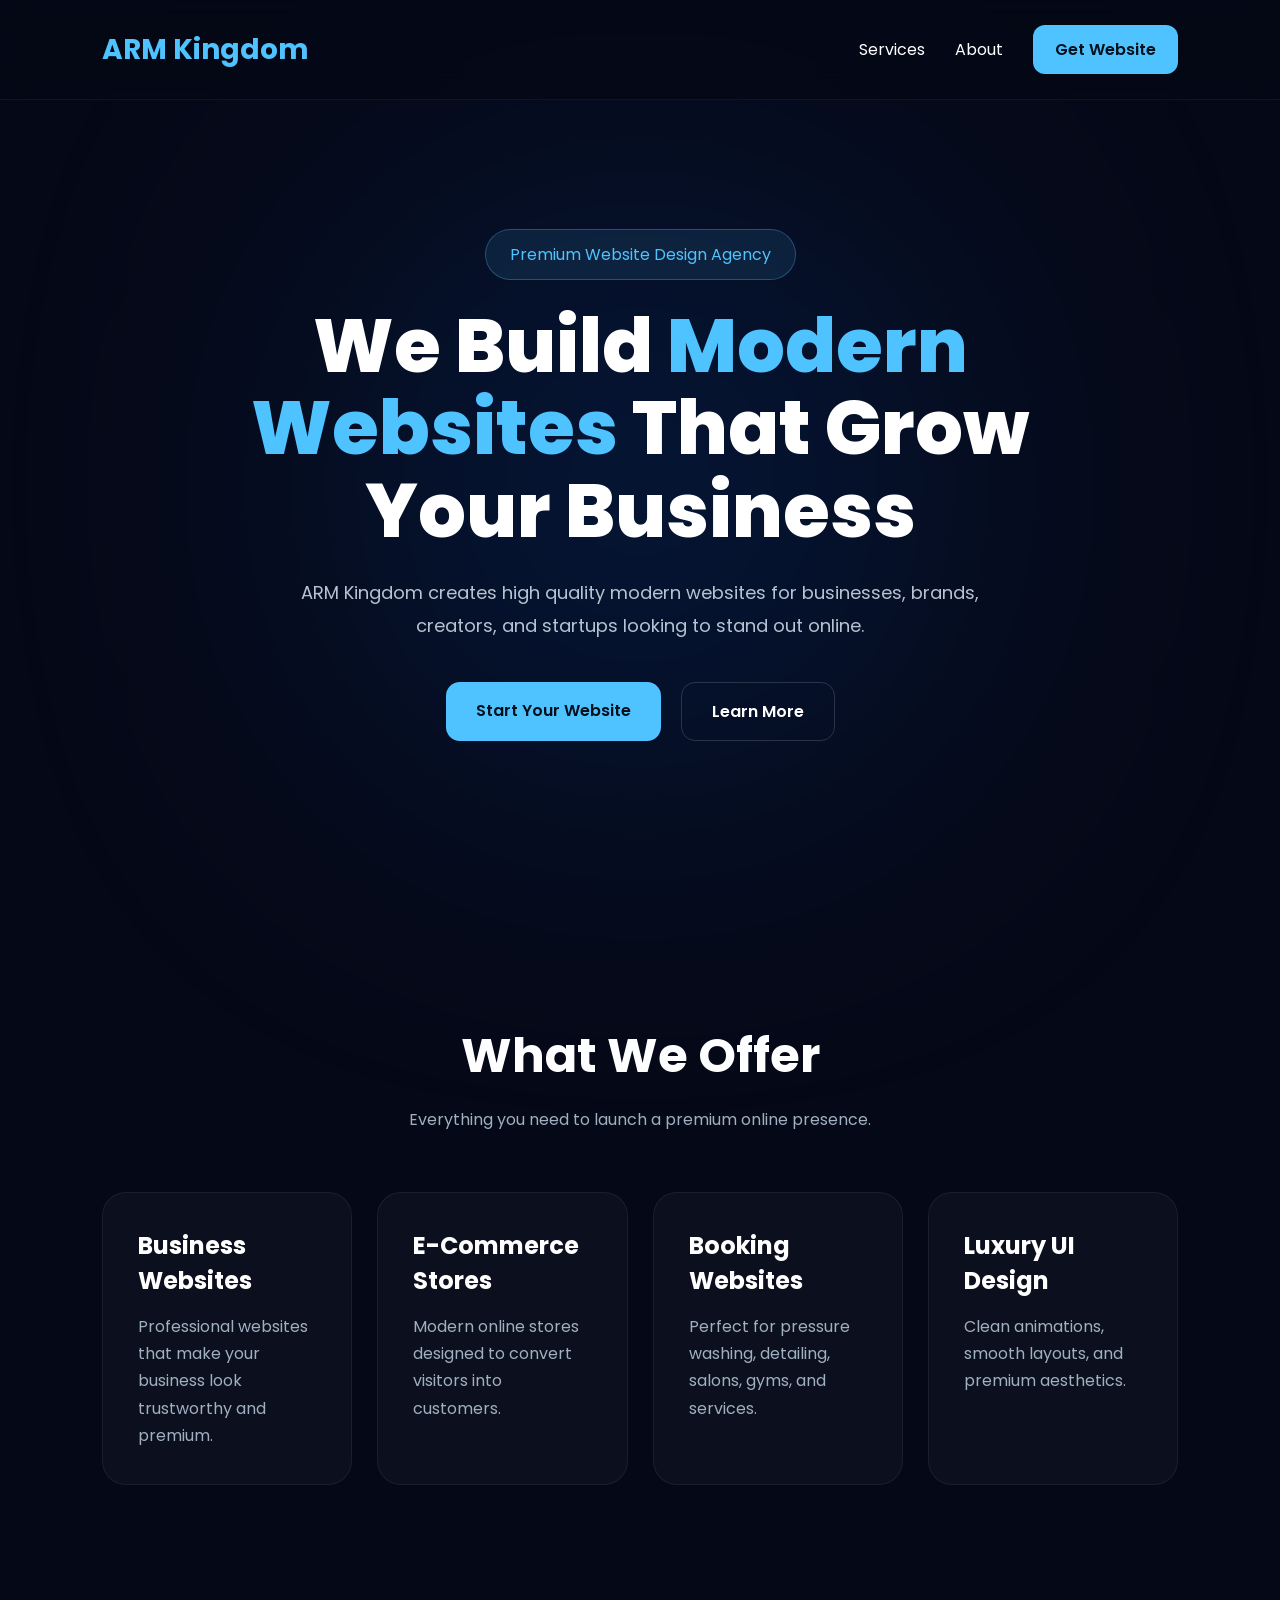
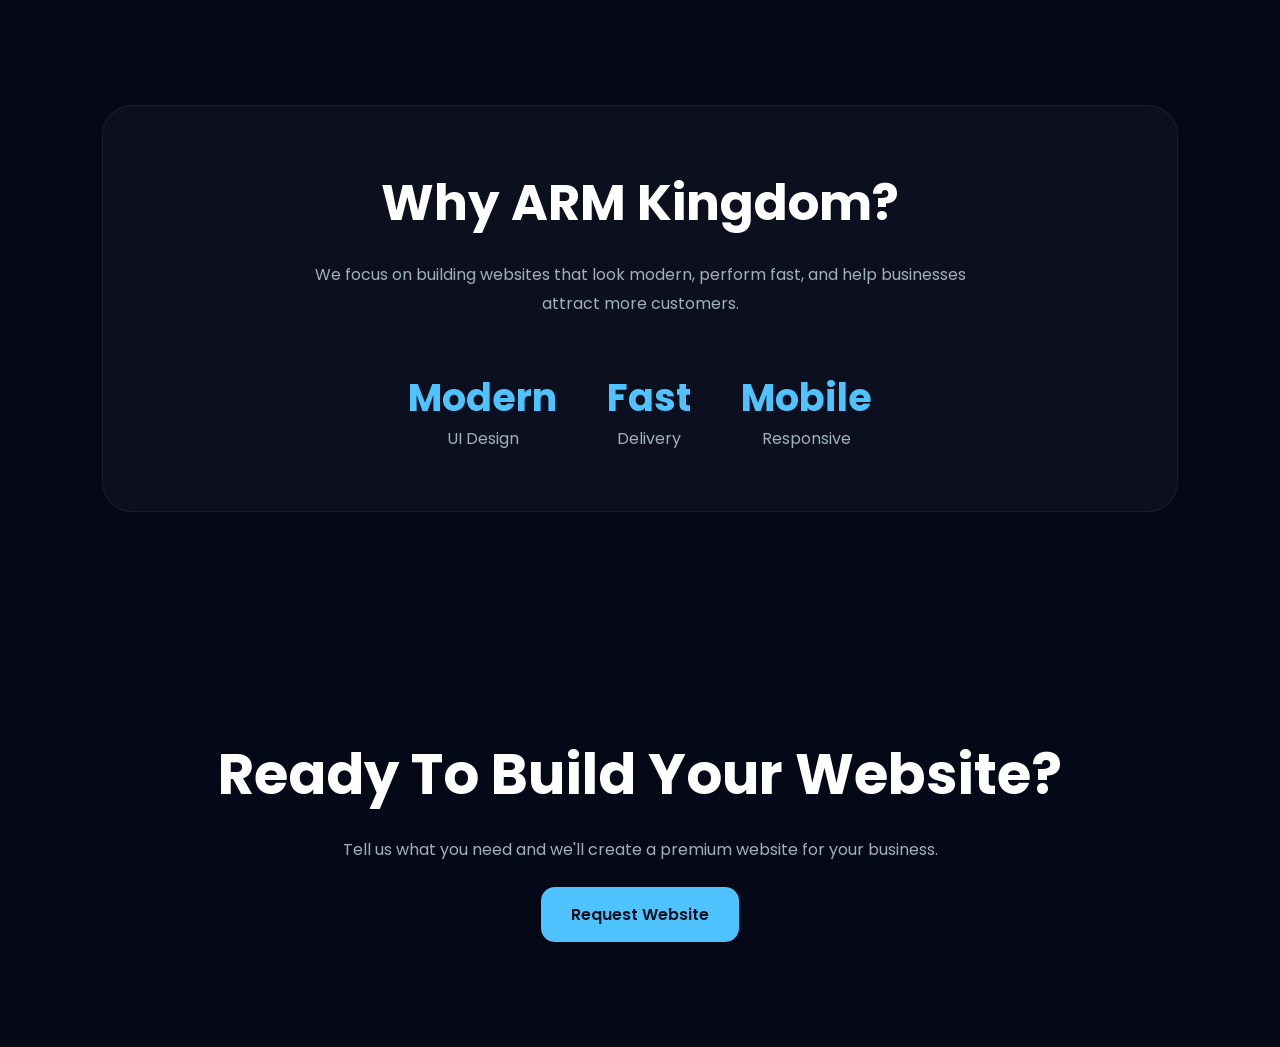
<file: index.html>
<!DOCTYPE html>
<html lang="en">
<head>
  <meta charset="UTF-8">
  <meta name="viewport" content="width=device-width, initial-scale=1.0">
  <title>ARM Kingdom</title>

  <link rel="stylesheet" href="style.css">

  <link rel="preconnect" href="https://fonts.googleapis.com">
  <link rel="preconnect" href="https://fonts.gstatic.com" crossorigin>

  <link href="https://fonts.googleapis.com/css2?family=Poppins:wght@300;400;500;600;700;800&display=swap" rel="stylesheet">
</head>

<body>

  <!-- NAVBAR -->
  <header class="navbar">
    <div class="logo">ARM Kingdom</div>

    <nav>
      <a href="#services">Services</a>
      <a href="#about">About</a>
      <a href="form.html" class="nav-btn">Get Website</a>
    </nav>
  </header>

  <!-- HERO -->
  <section class="hero">

    <div class="hero-content">

      <div class="premium-badge">
        Premium Website Design Agency
      </div>

      <h1>
        We Build
        <span>Modern Websites</span>
        That Grow Your Business
      </h1>

      <p>
        ARM Kingdom creates high quality modern websites for businesses,
        brands, creators, and startups looking to stand out online.
      </p>

      <div class="hero-buttons">
        <a href="form.html" class="primary-btn">
          Start Your Website
        </a>

        <a href="#services" class="secondary-btn">
          Learn More
        </a>
      </div>

    </div>

    <div class="hero-glow"></div>

  </section>

  <!-- SERVICES -->
  <section class="services" id="services">

    <div class="section-title">
      <h2>What We Offer</h2>
      <p>Everything you need to launch a premium online presence.</p>
    </div>

    <div class="service-grid">

      <div class="service-card">
        <h3>Business Websites</h3>
        <p>
          Professional websites that make your business look trustworthy and premium.
        </p>
      </div>

      <div class="service-card">
        <h3>E-Commerce Stores</h3>
        <p>
          Modern online stores designed to convert visitors into customers.
        </p>
      </div>

      <div class="service-card">
        <h3>Booking Websites</h3>
        <p>
          Perfect for pressure washing, detailing, salons, gyms, and services.
        </p>
      </div>

      <div class="service-card">
        <h3>Luxury UI Design</h3>
        <p>
          Clean animations, smooth layouts, and premium aesthetics.
        </p>
      </div>

    </div>

  </section>

  <!-- ABOUT -->
  <section class="about" id="about">

    <div class="about-box">

      <h2>Why ARM Kingdom?</h2>

      <p>
        We focus on building websites that look modern, perform fast,
        and help businesses attract more customers.
      </p>

      <div class="stats">

        <div class="stat">
          <h3>Modern</h3>
          <span>UI Design</span>
        </div>

        <div class="stat">
          <h3>Fast</h3>
          <span>Delivery</span>
        </div>

        <div class="stat">
          <h3>Mobile</h3>
          <span>Responsive</span>
        </div>

      </div>

    </div>

  </section>

  <!-- CTA -->
  <section class="cta">

    <h2>Ready To Build Your Website?</h2>

    <p>
      Tell us what you need and we'll create a premium website for your business.
    </p>

    <a href="form.html" class="primary-btn">
      Request Website
    </a>

  </section>

  <script src="script.js"></script>

</body>
</html>
</file>
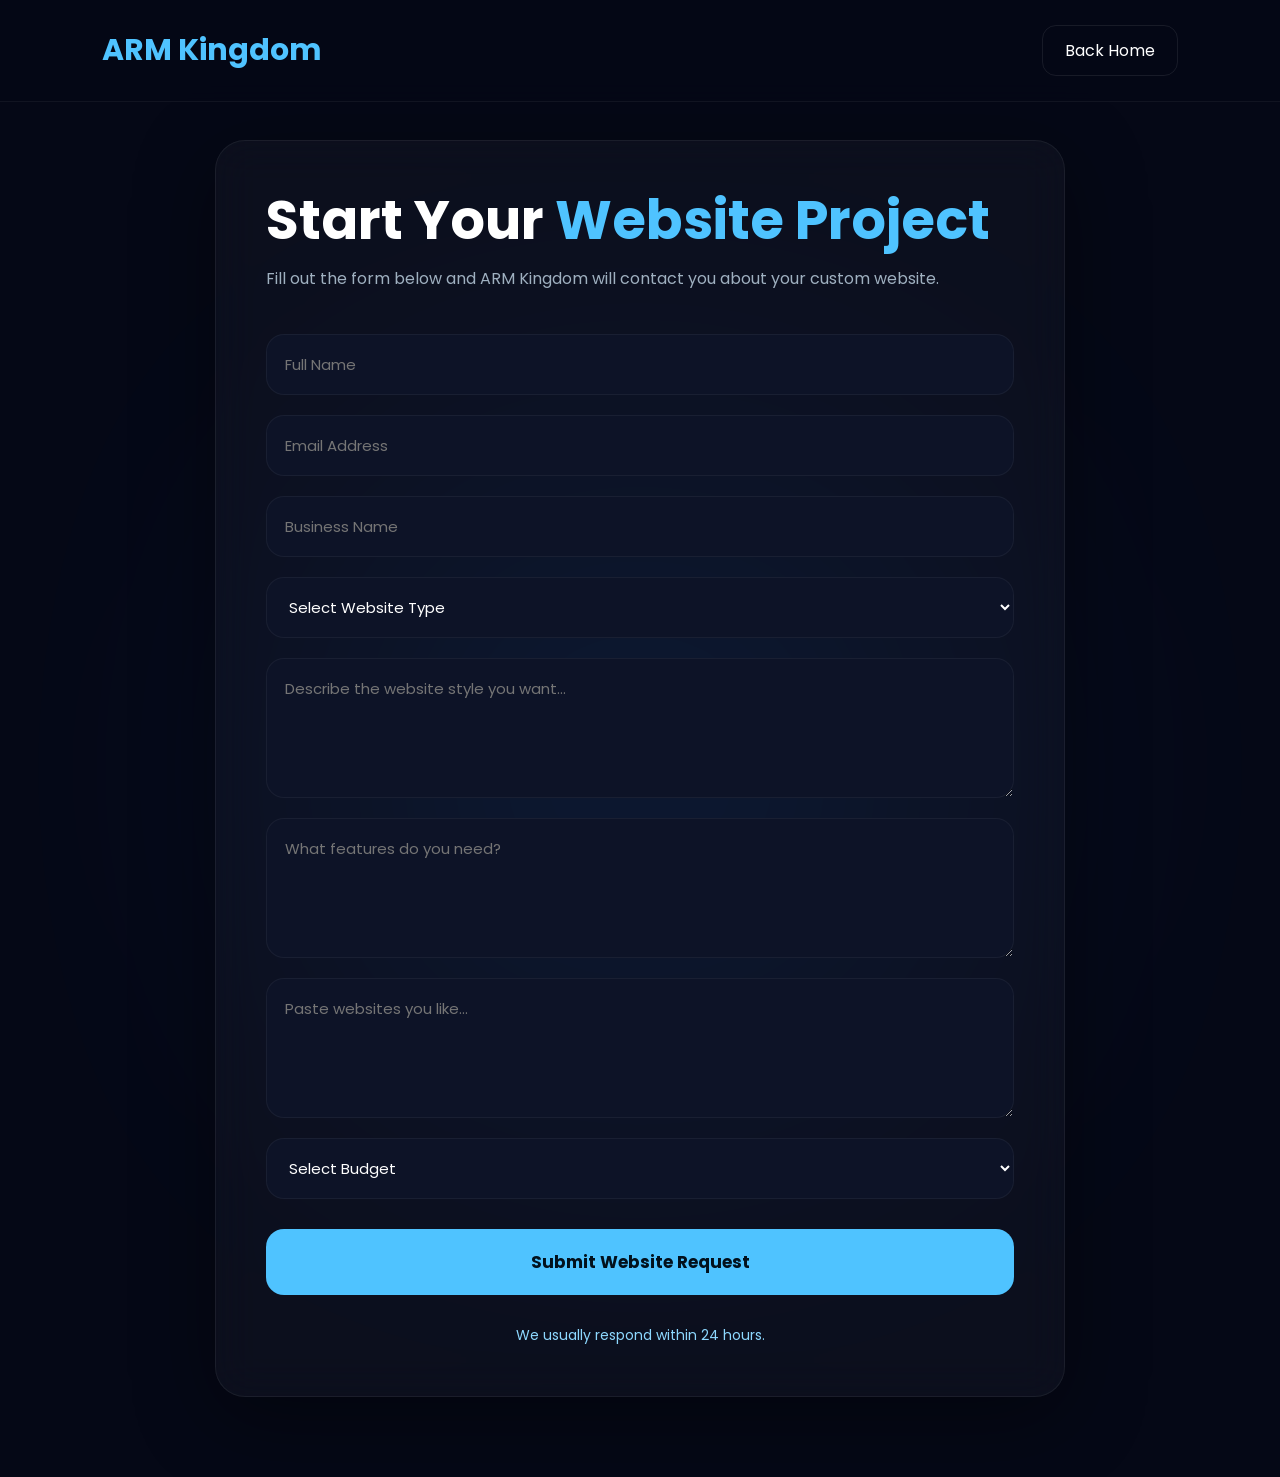
<file: form.html>
<!DOCTYPE html>
<html lang="en">
<head>
  <meta charset="UTF-8">
  <meta name="viewport" content="width=device-width, initial-scale=1.0">

  <title>Website Request | ARM Kingdom</title>

  <link rel="preconnect" href="https://fonts.googleapis.com">
  <link rel="preconnect" href="https://fonts.gstatic.com" crossorigin>

  <link href="https://fonts.googleapis.com/css2?family=Poppins:wght@300;400;500;600;700;800&display=swap" rel="stylesheet">

  <style>

    *{
      margin:0;
      padding:0;
      box-sizing:border-box;
      font-family:'Poppins',sans-serif;
    }

    body{
      background:#050816;
      color:white;
      min-height:100vh;
      overflow-x:hidden;
    }

    /* NAVBAR */

    .navbar{
      width:100%;
      padding:25px 8%;
      display:flex;
      justify-content:space-between;
      align-items:center;
      position:fixed;
      top:0;
      z-index:1000;
      background:rgba(5,8,22,0.85);
      backdrop-filter:blur(14px);
      border-bottom:1px solid rgba(255,255,255,0.05);
    }

    .logo{
      font-size:30px;
      font-weight:700;
      color:#4fc3ff;
    }

    .back-btn{
      text-decoration:none;
      color:white;
      border:1px solid rgba(255,255,255,0.08);
      padding:12px 22px;
      border-radius:14px;
      transition:0.3s;
    }

    .back-btn:hover{
      background:rgba(255,255,255,0.05);
    }

    /* FORM SECTION */

    .form-section{
      width:100%;
      min-height:100vh;
      display:flex;
      justify-content:center;
      align-items:center;
      padding:140px 20px 80px;
      position:relative;
    }

    .glow{
      position:absolute;
      width:500px;
      height:500px;
      background:#0d6efd;
      filter:blur(180px);
      opacity:0.18;
      border-radius:50%;
      z-index:0;
    }

    .form-container{
      width:100%;
      max-width:850px;
      background:rgba(255,255,255,0.03);
      border:1px solid rgba(255,255,255,0.06);
      border-radius:30px;
      padding:50px;
      position:relative;
      z-index:2;
      backdrop-filter:blur(20px);
      box-shadow:0 20px 80px rgba(0,0,0,0.4);
    }

    .form-container h1{
      font-size:54px;
      margin-bottom:15px;
      line-height:1.1;
    }

    .form-container h1 span{
      color:#4fc3ff;
    }

    .form-container p{
      color:#9fb0c0;
      margin-bottom:40px;
      line-height:1.8;
    }

    form{
      display:flex;
      flex-direction:column;
      gap:20px;
    }

    input,
    textarea,
    select{
      width:100%;
      padding:18px;
      border:none;
      outline:none;
      border-radius:18px;
      background:#0d1327;
      border:1px solid rgba(255,255,255,0.05);
      color:white;
      font-size:15px;
      transition:0.3s;
    }

    input:focus,
    textarea:focus,
    select:focus{
      border-color:#4fc3ff;
      box-shadow:0 0 20px rgba(79,195,255,0.2);
    }

    textarea{
      resize:vertical;
      min-height:140px;
    }

    button{
      width:100%;
      padding:20px;
      border:none;
      border-radius:18px;
      background:#4fc3ff;
      color:#02111d;
      font-size:17px;
      font-weight:700;
      cursor:pointer;
      transition:0.3s;
      margin-top:10px;
    }

    button:hover{
      transform:translateY(-4px);
      box-shadow:0 15px 30px rgba(79,195,255,0.25);
    }

    .success-text{
      text-align:center;
      margin-top:10px;
      color:#8dd8ff;
      font-size:14px;
    }

    @media(max-width:900px){

      .form-container{
        padding:35px;
      }

      .form-container h1{
        font-size:42px;
      }

    }

    @media(max-width:600px){

      .navbar{
        padding:20px 5%;
      }

      .logo{
        font-size:24px;
      }

      .form-container{
        padding:28px;
      }

      .form-container h1{
        font-size:34px;
      }

    }

  </style>
</head>

<body>

  <!-- NAVBAR -->

  <header class="navbar">

    <div class="logo">
      ARM Kingdom
    </div>

    <a href="index.html" class="back-btn">
      Back Home
    </a>

  </header>

  <!-- FORM -->

  <section class="form-section">

    <div class="glow"></div>

    <div class="form-container">

      <h1>
        Start Your
        <span>Website Project</span>
      </h1>

      <p>
        Fill out the form below and ARM Kingdom will contact you about your custom website.
      </p>

      <form action="https://formsubmit.co/m.ahmadreza.2010@gmail.com" method="POST">

        <!-- HIDDEN SETTINGS -->

        <input type="hidden" name="_captcha" value="false">

        <input type="hidden" name="_template" value="table">

        <input type="hidden" name="_subject" value="New ARM Kingdom Website Request">

        <input type="hidden" name="_next" value="https://google.com">

        <!-- FORM INPUTS -->

        <input 
          type="text" 
          name="Full Name" 
          placeholder="Full Name"
          required
        >

        <input 
          type="email" 
          name="Email Address" 
          placeholder="Email Address"
          required
        >

        <input 
          type="text" 
          name="Business Name" 
          placeholder="Business Name"
        >

        <select name="Website Type">

          <option>Select Website Type</option>

          <option>Business Website</option>

          <option>E-Commerce Store</option>

          <option>Booking Website</option>

          <option>Portfolio Website</option>

          <option>Landing Page</option>

        </select>

        <textarea 
          name="Design Style"
          placeholder="Describe the website style you want..."
        ></textarea>

        <textarea 
          name="Features Needed"
          placeholder="What features do you need?"
        ></textarea>

        <textarea 
          name="Reference Websites"
          placeholder="Paste websites you like..."
        ></textarea>

        <select name="Budget">

          <option>Select Budget</option>

          <option>$100 - $300</option>

          <option>$300 - $700</option>

          <option>$700 - $1500</option>

          <option>$1500+</option>

        </select>

        <button type="submit">
          Submit Website Request
        </button>

        <div class="success-text">
          We usually respond within 24 hours.
        </div>

      </form>

    </div>

  </section>

</body>
</html>
</file>
<file: style.css>
*{
  margin:0;
  padding:0;
  box-sizing:border-box;
  scroll-behavior:smooth;
}

body{
  font-family:'Poppins',sans-serif;
  background:#050816;
  color:white;
  overflow-x:hidden;
}

/* NAVBAR */

.navbar{
  width:100%;
  display:flex;
  justify-content:space-between;
  align-items:center;
  padding:25px 8%;
  position:fixed;
  top:0;
  z-index:1000;
  background:rgba(5,8,22,0.75);
  backdrop-filter:blur(15px);
  border-bottom:1px solid rgba(255,255,255,0.05);
}

.logo{
  font-size:28px;
  font-weight:700;
  color:#4fc3ff;
}

nav{
  display:flex;
  gap:30px;
  align-items:center;
}

nav a{
  color:white;
  text-decoration:none;
  transition:0.3s;
}

nav a:hover{
  color:#4fc3ff;
}

.nav-btn{
  padding:12px 22px;
  border-radius:12px;
  background:#4fc3ff;
  color:#02111d;
  font-weight:600;
}

/* HERO */

.hero{
  min-height:100vh;
  display:flex;
  justify-content:center;
  align-items:center;
  text-align:center;
  padding:150px 8% 80px;
  position:relative;
}

.hero-content{
  max-width:900px;
  z-index:2;
}

.premium-badge{
  display:inline-block;
  background:rgba(79,195,255,0.1);
  border:1px solid rgba(79,195,255,0.3);
  padding:12px 24px;
  border-radius:999px;
  color:#4fc3ff;
  margin-bottom:25px;
}

.hero h1{
  font-size:75px;
  line-height:1.1;
  margin-bottom:25px;
  font-weight:800;
}

.hero h1 span{
  color:#4fc3ff;
}

.hero p{
  color:#b6c3d1;
  font-size:18px;
  max-width:700px;
  margin:auto;
  line-height:1.8;
}

.hero-buttons{
  display:flex;
  justify-content:center;
  gap:20px;
  margin-top:40px;
  flex-wrap:wrap;
}

.primary-btn,
.secondary-btn{
  text-decoration:none;
  padding:16px 30px;
  border-radius:14px;
  transition:0.3s;
  font-weight:600;
}

.primary-btn{
  background:#4fc3ff;
  color:#02111d;
}

.primary-btn:hover{
  transform:translateY(-4px);
}

.secondary-btn{
  border:1px solid rgba(255,255,255,0.15);
  color:white;
}

.secondary-btn:hover{
  background:rgba(255,255,255,0.05);
}

.hero-glow{
  width:500px;
  height:500px;
  background:#0d6efd;
  filter:blur(180px);
  opacity:0.25;
  position:absolute;
  border-radius:50%;
}

/* SERVICES */

.services{
  padding:120px 8%;
}

.section-title{
  text-align:center;
  margin-bottom:60px;
}

.section-title h2{
  font-size:48px;
  margin-bottom:15px;
}

.section-title p{
  color:#9fb0c0;
}

.service-grid{
  display:grid;
  grid-template-columns:repeat(auto-fit,minmax(250px,1fr));
  gap:25px;
}

.service-card{
  background:rgba(255,255,255,0.03);
  border:1px solid rgba(255,255,255,0.06);
  padding:35px;
  border-radius:24px;
  transition:0.3s;
}

.service-card:hover{
  transform:translateY(-10px);
  border-color:#4fc3ff;
}

.service-card h3{
  margin-bottom:15px;
  font-size:24px;
}

.service-card p{
  color:#9fb0c0;
  line-height:1.7;
}

/* ABOUT */

.about{
  padding:100px 8%;
}

.about-box{
  background:rgba(255,255,255,0.03);
  border:1px solid rgba(255,255,255,0.06);
  padding:60px;
  border-radius:30px;
  text-align:center;
}

.about-box h2{
  font-size:50px;
  margin-bottom:20px;
}

.about-box p{
  max-width:700px;
  margin:auto;
  color:#9fb0c0;
  line-height:1.8;
}

.stats{
  display:flex;
  justify-content:center;
  gap:50px;
  margin-top:50px;
  flex-wrap:wrap;
}

.stat h3{
  color:#4fc3ff;
  font-size:38px;
}

.stat span{
  color:#9fb0c0;
}

/* CTA */

.cta{
  padding:120px 8%;
  text-align:center;
}

.cta h2{
  font-size:56px;
  margin-bottom:20px;
}

.cta p{
  color:#9fb0c0;
  margin-bottom:40px;
}

/* FORM */

.form-section{
  min-height:100vh;
  display:flex;
  justify-content:center;
  align-items:center;
  padding:140px 20px 80px;
}

.form-container{
  width:100%;
  max-width:800px;
  background:rgba(255,255,255,0.03);
  border:1px solid rgba(255,255,255,0.06);
  padding:50px;
  border-radius:30px;
}

.form-container h1{
  font-size:52px;
  margin-bottom:15px;
}

.form-container p{
  color:#9fb0c0;
  margin-bottom:40px;
}

form{
  display:flex;
  flex-direction:column;
  gap:20px;
}

input,
textarea,
select{
  width:100%;
  padding:18px;
  border:none;
  outline:none;
  background:#0d1327;
  border:1px solid rgba(255,255,255,0.06);
  border-radius:16px;
  color:white;
  font-size:15px;
}

textarea{
  min-height:140px;
  resize:vertical;
}

button{
  padding:18px;
  border:none;
  border-radius:16px;
  background:#4fc3ff;
  color:#02111d;
  font-weight:700;
  cursor:pointer;
  font-size:16px;
  transition:0.3s;
}

button:hover{
  transform:translateY(-3px);
}

/* MOBILE */

@media(max-width:900px){

  .hero h1{
    font-size:50px;
  }

  .section-title h2,
  .about-box h2,
  .cta h2,
  .form-container h1{
    font-size:38px;
  }

  .navbar{
    padding:20px 5%;
  }

}

@media(max-width:600px){

  .hero h1{
    font-size:42px;
  }

  nav{
    gap:15px;
  }

  .form-container{
    padding:30px;
  }

}
</file>
